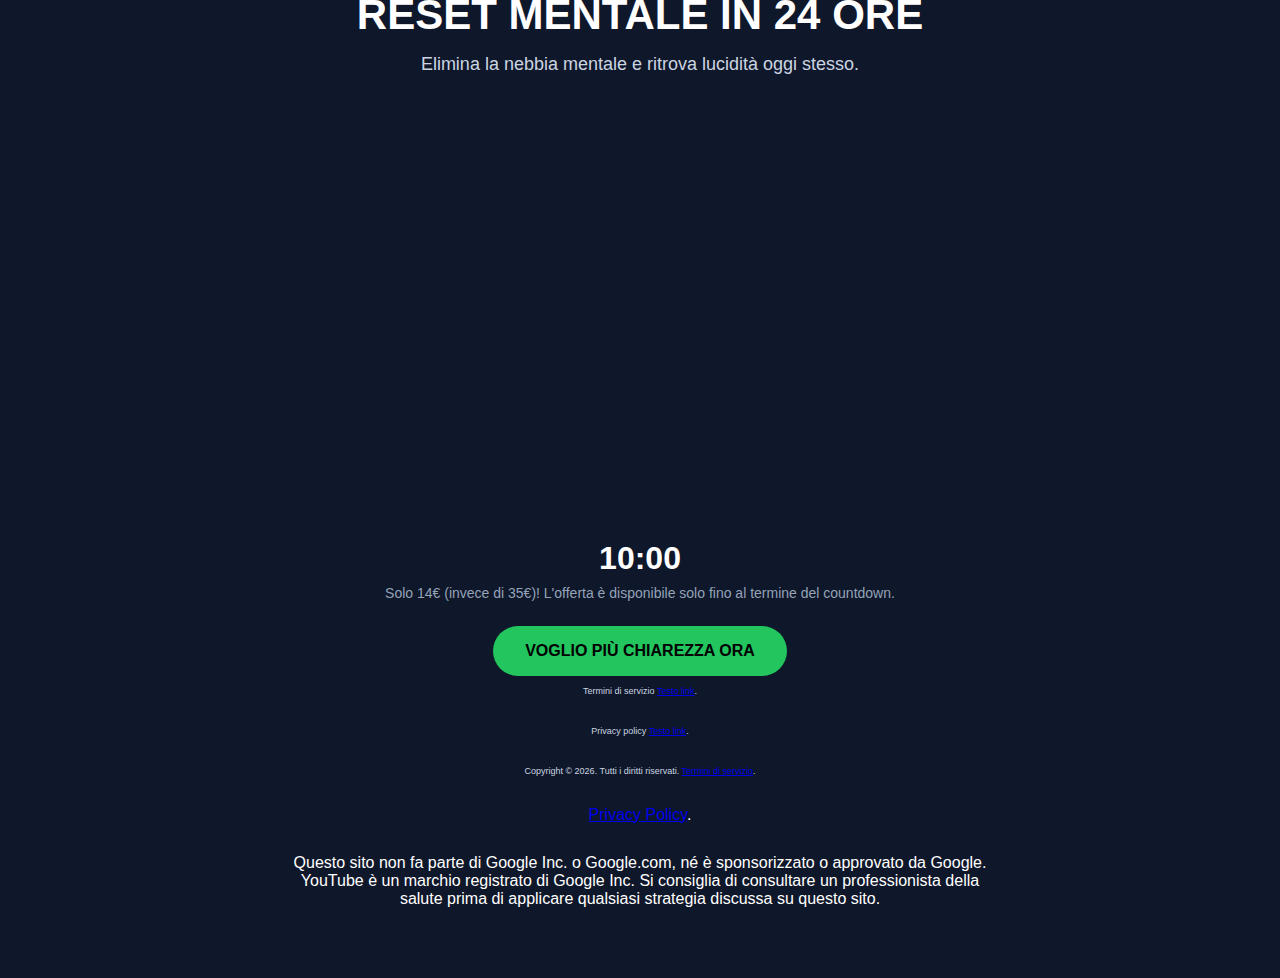
<file: index.html>
<!DOCTYPE html>
<html lang="it">
<head>
<meta charset="UTF-8">
<meta name="viewport" content="width=device-width, initial-scale=1.0">
<title>Reset Mentale in 24 Ore</title>

<style>
body {
    margin: 0;
    font-family: -apple-system, BlinkMacSystemFont, "Segoe UI", Roboto, sans-serif;
    background: #0f172a;
    color: #ffffff;
    display: flex;
    justify-content: center;
    align-items: center;
    height: 100vh;
    text-align: center;
}

.container {
    max-width: 720px;
    padding: 40px 20px;
}

h1 {
    font-size: 42px;
    margin-bottom: 10px;
    font-weight: 700;
}

h2 {
    font-size: 18px;
    font-weight: 400;
    color: #cbd5e1;
    margin-bottom: 30px;
}

p {
    font-size: 9px;
    color: #cbd5e1;
    margin-bottom: 30px;
}

.video-wrapper {
    position: relative;
    padding-bottom: 56.25%;
    height: 0;
    margin-bottom: 30px;
}

.video-wrapper iframe {
    position: absolute;
    width: 100%;
    height: 100%;
    left: 0;
    top: 0;
    border-radius: 12px;
}

.countdown {
    font-size: 32px;
    font-weight: 700;
    margin-top: 20px;
}

.countdown-text {
    font-size: 14px;
    color: #94a3b8;
    margin-top: 8px;
}

button {
    margin-top: 25px;
    background: #22c55e;
    border: none;
    padding: 16px 32px;
    font-size: 16px;
    font-weight: 600;
    border-radius: 50px;
    cursor: pointer;
    transition: 0.3s;
}

button:hover {
    background: #16a34a;
}

button:disabled {
    background: #475569;
    cursor: not-allowed;
}

.expired {
    color: #ef4444;
    font-weight: 600;
    margin-top: 10px;
}
</style>
</head>

<body>

<div class="container">
    <h1>RESET MENTALE IN 24 ORE</h1>
    <h2>Elimina la nebbia mentale e ritrova lucidità oggi stesso.</h2>

    <div class="video-wrapper">
        <!-- Sostituisci VIDEO_ID -->
        <iframe src="https://youtu.be/jBzA-4GUflM" frameborder="0" allowfullscreen></iframe>
    </div>

    <div class="countdown" id="timer">10:00</div>
    <div class="countdown-text">
       Solo 14€ (invece di 35€)!  L'offerta è disponibile solo fino al termine del countdown.
    </div>

    <button id="ctaButton" onclick="window.location.href='https://www.paypal.com/ncp/payment/MPA8EQTLN6XFE'">
        VOGLIO PIÙ CHIAREZZA ORA
    </button>

    <div id="expiredMessage" class="expired"></div>
<p>Termini di servizio <a href="URL">Testo link</a>.</p>
    <p>Privacy policy <a href="URL">Testo link</a>.</p>
    <p>
Copyright © 2026. Tutti i diritti riservati. <a href="termini.html">Termini di servizio</a>.</p> <a href="privacy.html">Privacy Policy</a>.</p> Questo sito non fa parte di Google Inc. o Google.com, né è sponsorizzato o approvato da Google. 
        YouTube è un marchio registrato di Google Inc. Si consiglia di consultare un professionista della salute prima di applicare qualsiasi strategia discussa su questo sito.</p>
        
</div>

<script>
const duration = 10 * 60 * 1000; // 10 minuti in millisecondi
const timerDisplay = document.getElementById("timer");
const expiredMessage = document.getElementById("expiredMessage");
const ctaButton = document.getElementById("ctaButton");

// Salva il tempo di scadenza
let endTime = localStorage.getItem("offerEndTime");

if (!endTime) {
    endTime = new Date().getTime() + duration;
    localStorage.setItem("offerEndTime", endTime);
}

function updateTimer() {
    const now = new Date().getTime();
    const distance = endTime - now;

    if (distance <= 0) {
        timerDisplay.textContent = "00:00";
        expiredMessage.textContent = "Offerta scaduta";
        ctaButton.disabled = true;
        clearInterval(interval);
        return;
    }

    const minutes = Math.floor((distance % (1000 * 60 * 60)) / (1000 * 60));
    const seconds = Math.floor((distance % (1000 * 60)) / 1000);

    timerDisplay.textContent =
        (minutes < 10 ? "0" + minutes : minutes) + ":" +
        (seconds < 10 ? "0" + seconds : seconds);
}

const interval = setInterval(updateTimer, 1000);
updateTimer();
</script>



        

</body>
</html>
</file>
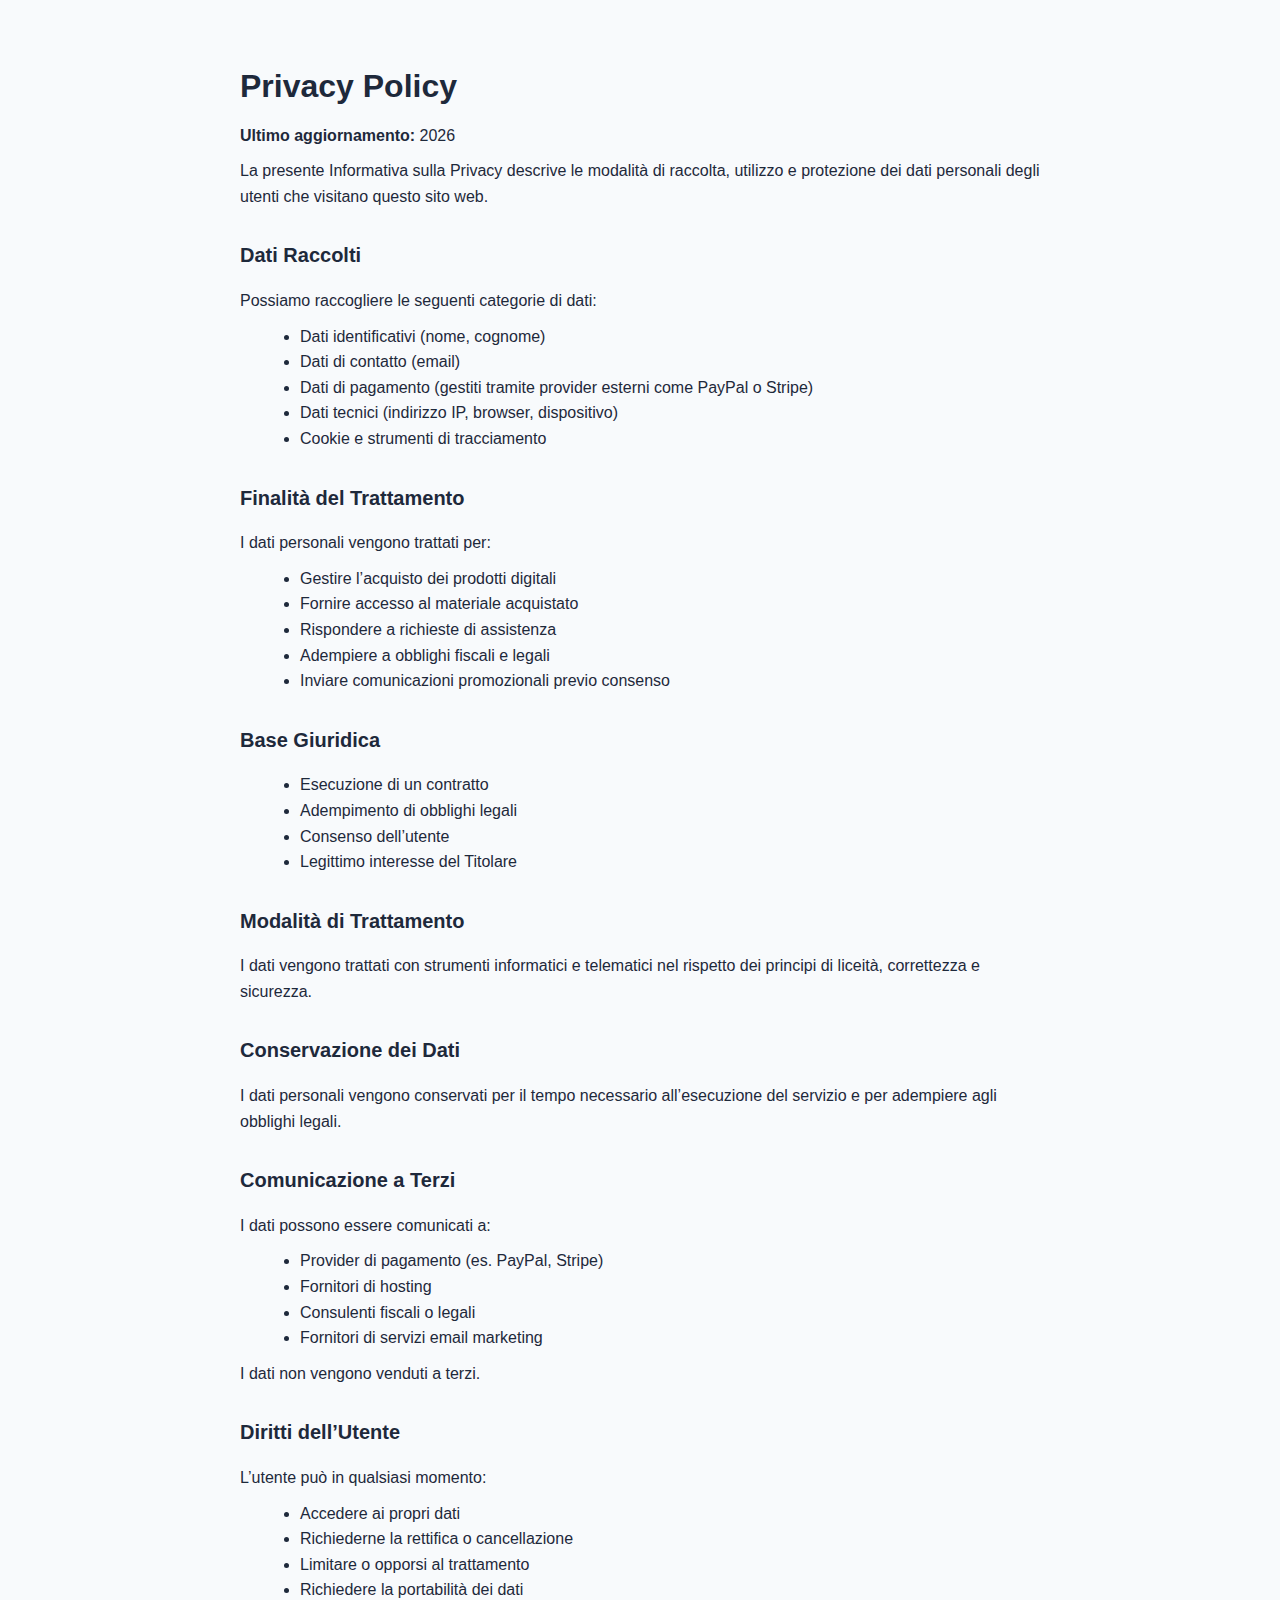
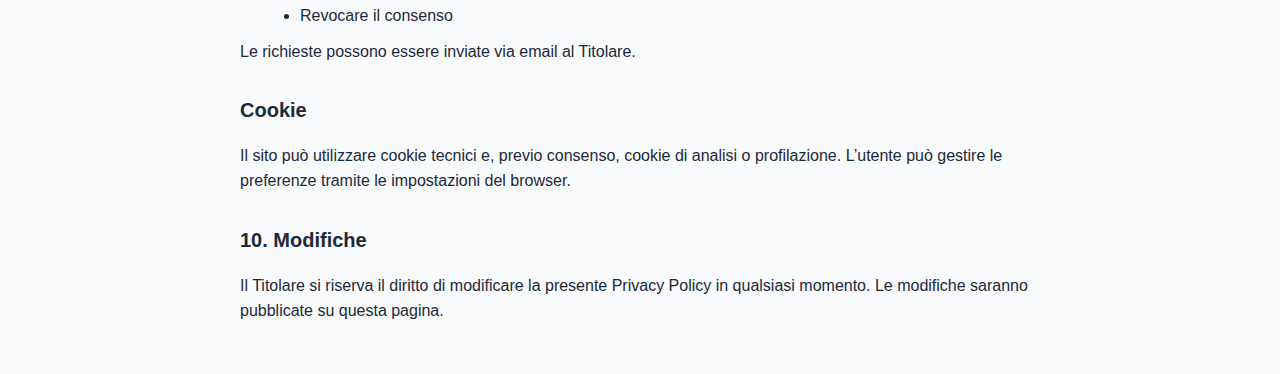
<file: privacy.html>
<!DOCTYPE html>
<html lang="it">
<head>
<meta charset="UTF-8">
<meta name="viewport" content="width=device-width, initial-scale=1.0">
<title>Privacy Policy</title>

<style>
body {
    font-family: -apple-system, BlinkMacSystemFont, "Segoe UI", Roboto, sans-serif;
    background: #f8fafc;
    color: #1e293b;
    margin: 0;
    padding: 40px 20px;
    line-height: 1.6;
}

.container {
    max-width: 800px;
    margin: auto;
}

h1 {
    font-size: 32px;
    margin-bottom: 10px;
}

h2 {
    margin-top: 30px;
    font-size: 20px;
}

p {
    margin: 10px 0;
}

ul {
    margin: 10px 0 10px 20px;
}
</style>
</head>

<body>

<div class="container">

<h1>Privacy Policy</h1>
<p><strong>Ultimo aggiornamento:</strong> 2026</p>

<p>La presente Informativa sulla Privacy descrive le modalità di raccolta, utilizzo e protezione dei dati personali degli utenti che visitano questo sito web.</p>


<h2>Dati Raccolti</h2>
<p>Possiamo raccogliere le seguenti categorie di dati:</p>
<ul>
<li>Dati identificativi (nome, cognome)</li>
<li>Dati di contatto (email)</li>
<li>Dati di pagamento (gestiti tramite provider esterni come PayPal o Stripe)</li>
<li>Dati tecnici (indirizzo IP, browser, dispositivo)</li>
<li>Cookie e strumenti di tracciamento</li>
</ul>

<h2>Finalità del Trattamento</h2>
<p>I dati personali vengono trattati per:</p>
<ul>
<li>Gestire l’acquisto dei prodotti digitali</li>
<li>Fornire accesso al materiale acquistato</li>
<li>Rispondere a richieste di assistenza</li>
<li>Adempiere a obblighi fiscali e legali</li>
<li>Inviare comunicazioni promozionali previo consenso</li>
</ul>

<h2>Base Giuridica</h2>
<ul>
<li>Esecuzione di un contratto</li>
<li>Adempimento di obblighi legali</li>
<li>Consenso dell’utente</li>
<li>Legittimo interesse del Titolare</li>
</ul>

<h2>Modalità di Trattamento</h2>
<p>I dati vengono trattati con strumenti informatici e telematici nel rispetto dei principi di liceità, correttezza e sicurezza.</p>

<h2>Conservazione dei Dati</h2>
<p>I dati personali vengono conservati per il tempo necessario all’esecuzione del servizio e per adempiere agli obblighi legali.</p>

<h2>Comunicazione a Terzi</h2>
<p>I dati possono essere comunicati a:</p>
<ul>
<li>Provider di pagamento (es. PayPal, Stripe)</li>
<li>Fornitori di hosting</li>
<li>Consulenti fiscali o legali</li>
<li>Fornitori di servizi email marketing</li>
</ul>
<p>I dati non vengono venduti a terzi.</p>

<h2>Diritti dell’Utente</h2>
<p>L’utente può in qualsiasi momento:</p>
<ul>
<li>Accedere ai propri dati</li>
<li>Richiederne la rettifica o cancellazione</li>
<li>Limitare o opporsi al trattamento</li>
<li>Richiedere la portabilità dei dati</li>
<li>Revocare il consenso</li>
</ul>
<p>Le richieste possono essere inviate via email al Titolare.</p>

<h2>Cookie</h2>
<p>Il sito può utilizzare cookie tecnici e, previo consenso, cookie di analisi o profilazione. L’utente può gestire le preferenze tramite le impostazioni del browser.</p>

<h2>10. Modifiche</h2>
<p>Il Titolare si riserva il diritto di modificare la presente Privacy Policy in qualsiasi momento. Le modifiche saranno pubblicate su questa pagina.</p>

</div>

</body>
</html>
</file>
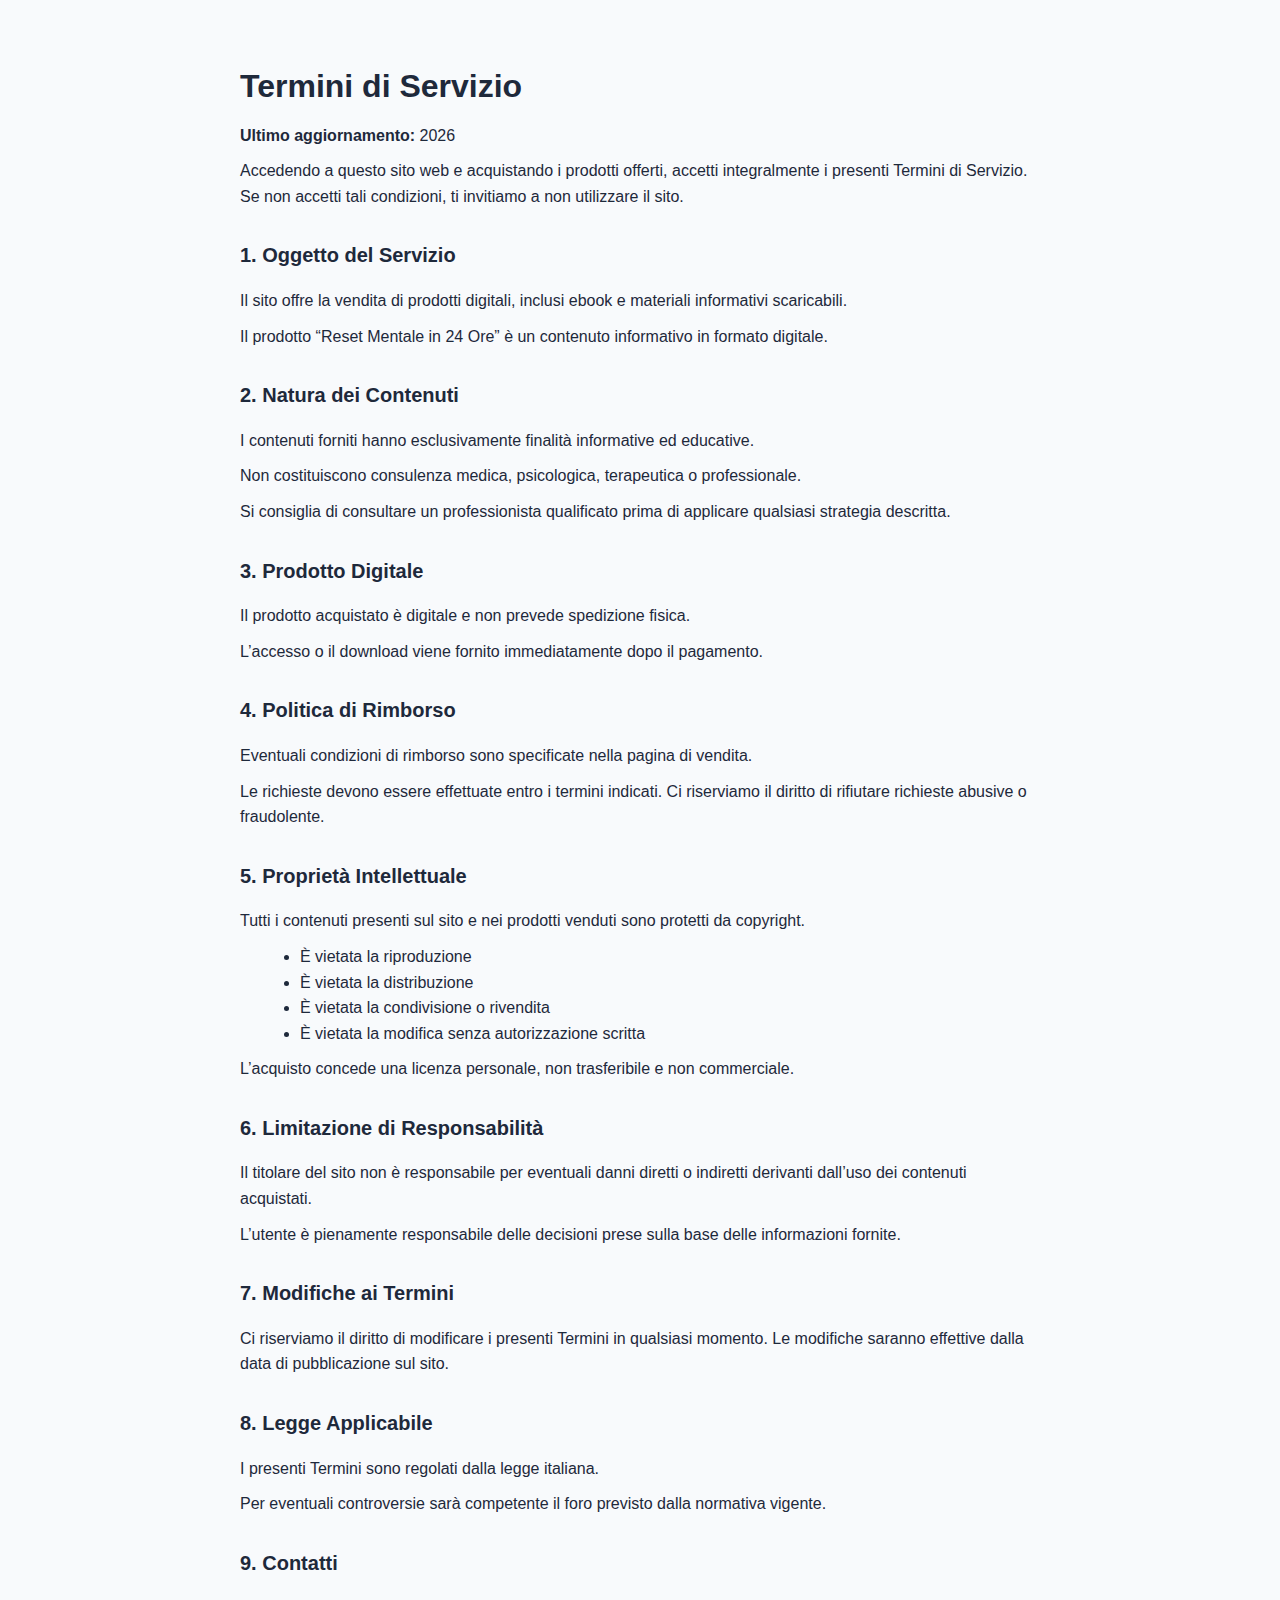
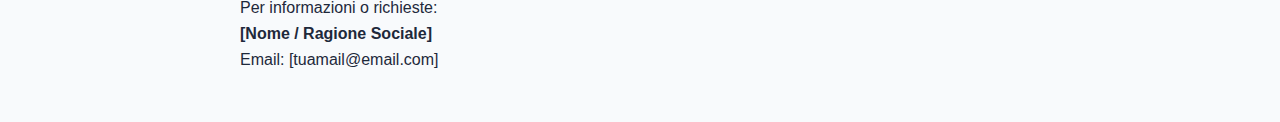
<file: termini.html>
<!DOCTYPE html>
<html lang="it">
<head>
<meta charset="UTF-8">
<meta name="viewport" content="width=device-width, initial-scale=1.0">
<title>Termini di Servizio</title>

<style>
body {
    font-family: -apple-system, BlinkMacSystemFont, "Segoe UI", Roboto, sans-serif;
    background: #f8fafc;
    color: #1e293b;
    margin: 0;
    padding: 40px 20px;
    line-height: 1.6;
}

.container {
    max-width: 800px;
    margin: auto;
}

h1 {
    font-size: 32px;
    margin-bottom: 10px;
}

h2 {
    margin-top: 30px;
    font-size: 20px;
}

p {
    margin: 10px 0;
}

ul {
    margin: 10px 0 10px 20px;
}
</style>
</head>

<body>

<div class="container">

<h1>Termini di Servizio</h1>
<p><strong>Ultimo aggiornamento:</strong> 2026</p>

<p>Accedendo a questo sito web e acquistando i prodotti offerti, accetti integralmente i presenti Termini di Servizio. Se non accetti tali condizioni, ti invitiamo a non utilizzare il sito.</p>

<h2>1. Oggetto del Servizio</h2>
<p>Il sito offre la vendita di prodotti digitali, inclusi ebook e materiali informativi scaricabili.</p>
<p>Il prodotto “Reset Mentale in 24 Ore” è un contenuto informativo in formato digitale.</p>

<h2>2. Natura dei Contenuti</h2>
<p>I contenuti forniti hanno esclusivamente finalità informative ed educative.</p>
<p>Non costituiscono consulenza medica, psicologica, terapeutica o professionale.</p>
<p>Si consiglia di consultare un professionista qualificato prima di applicare qualsiasi strategia descritta.</p>

<h2>3. Prodotto Digitale</h2>
<p>Il prodotto acquistato è digitale e non prevede spedizione fisica.</p>
<p>L’accesso o il download viene fornito immediatamente dopo il pagamento.</p>

<h2>4. Politica di Rimborso</h2>
<p>Eventuali condizioni di rimborso sono specificate nella pagina di vendita.</p>
<p>Le richieste devono essere effettuate entro i termini indicati. Ci riserviamo il diritto di rifiutare richieste abusive o fraudolente.</p>

<h2>5. Proprietà Intellettuale</h2>
<p>Tutti i contenuti presenti sul sito e nei prodotti venduti sono protetti da copyright.</p>
<ul>
<li>È vietata la riproduzione</li>
<li>È vietata la distribuzione</li>
<li>È vietata la condivisione o rivendita</li>
<li>È vietata la modifica senza autorizzazione scritta</li>
</ul>
<p>L’acquisto concede una licenza personale, non trasferibile e non commerciale.</p>

<h2>6. Limitazione di Responsabilità</h2>
<p>Il titolare del sito non è responsabile per eventuali danni diretti o indiretti derivanti dall’uso dei contenuti acquistati.</p>
<p>L’utente è pienamente responsabile delle decisioni prese sulla base delle informazioni fornite.</p>

<h2>7. Modifiche ai Termini</h2>
<p>Ci riserviamo il diritto di modificare i presenti Termini in qualsiasi momento. Le modifiche saranno effettive dalla data di pubblicazione sul sito.</p>

<h2>8. Legge Applicabile</h2>
<p>I presenti Termini sono regolati dalla legge italiana.</p>
<p>Per eventuali controversie sarà competente il foro previsto dalla normativa vigente.</p>

<h2>9. Contatti</h2>
<p>
Per informazioni o richieste:<br>
<strong>[Nome / Ragione Sociale]</strong><br>
Email: [tuamail@email.com]
</p>

</div>

</body>
</html>
</file>
